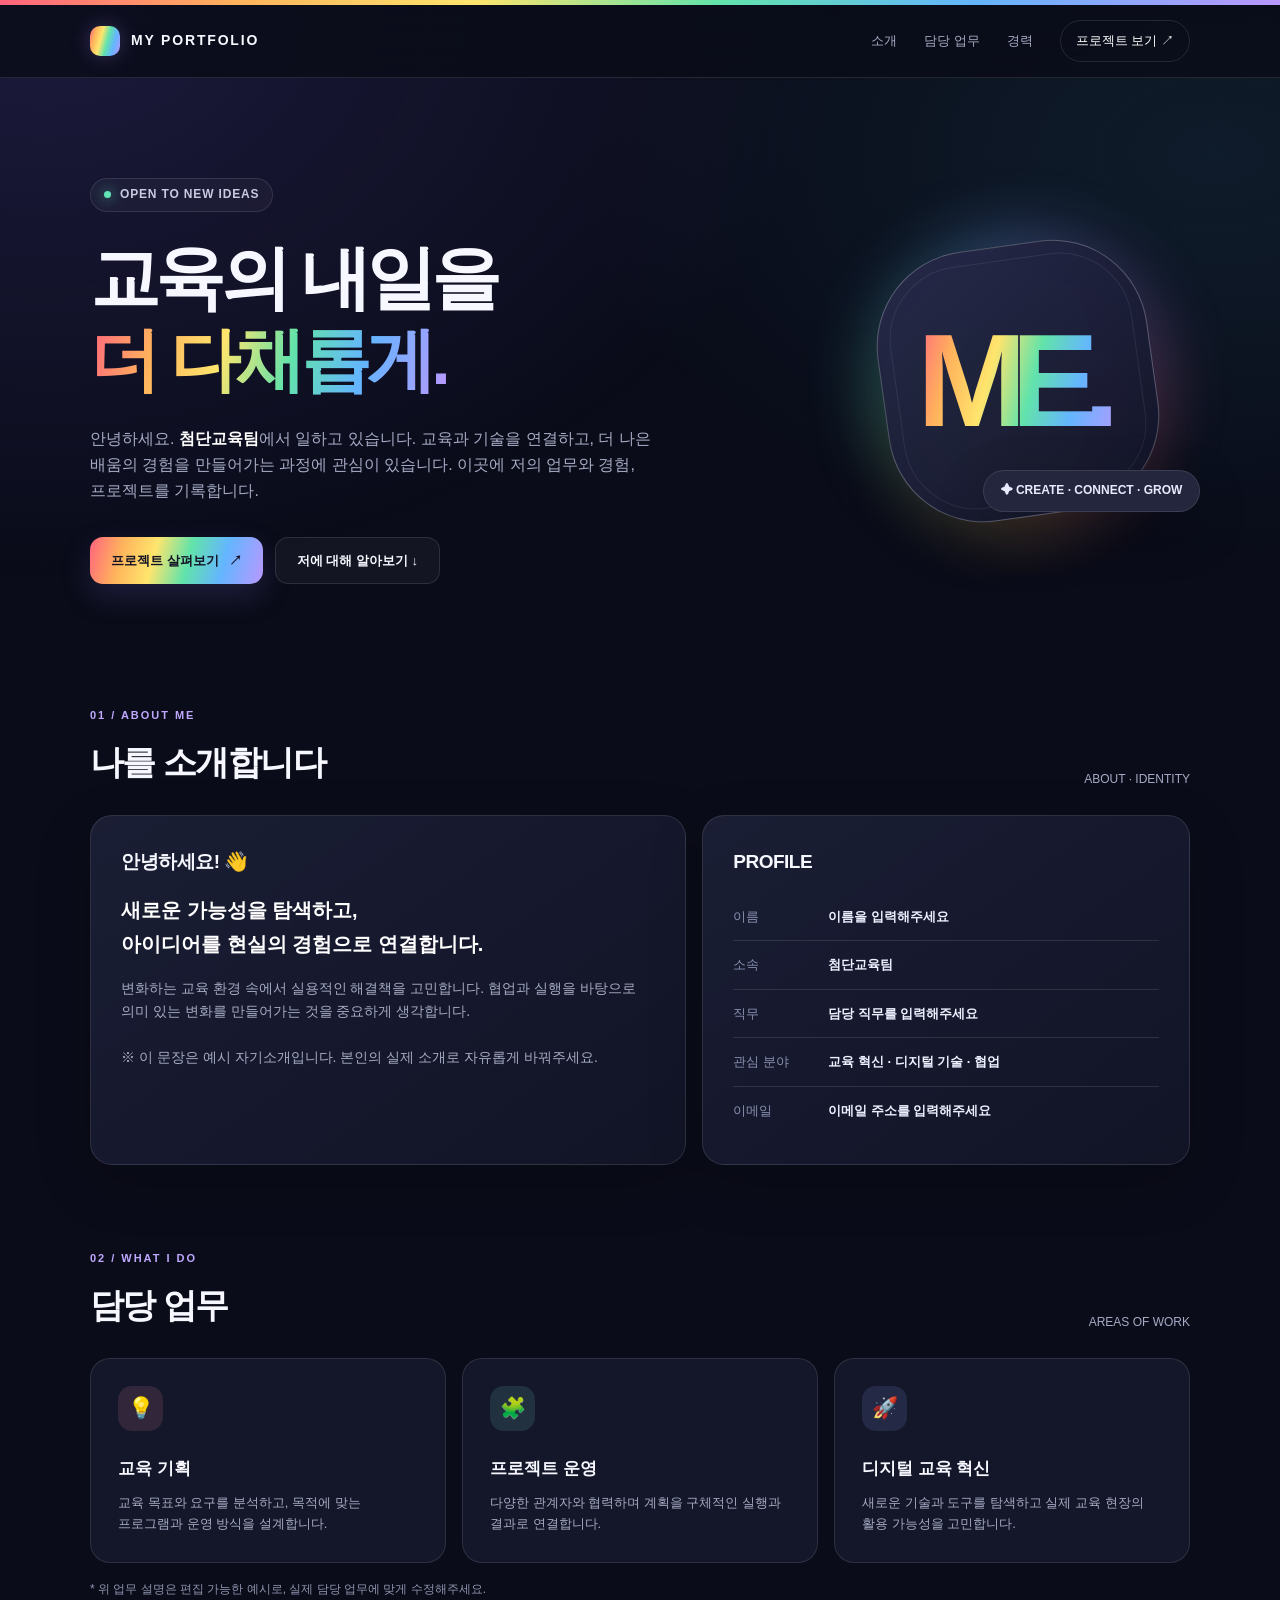
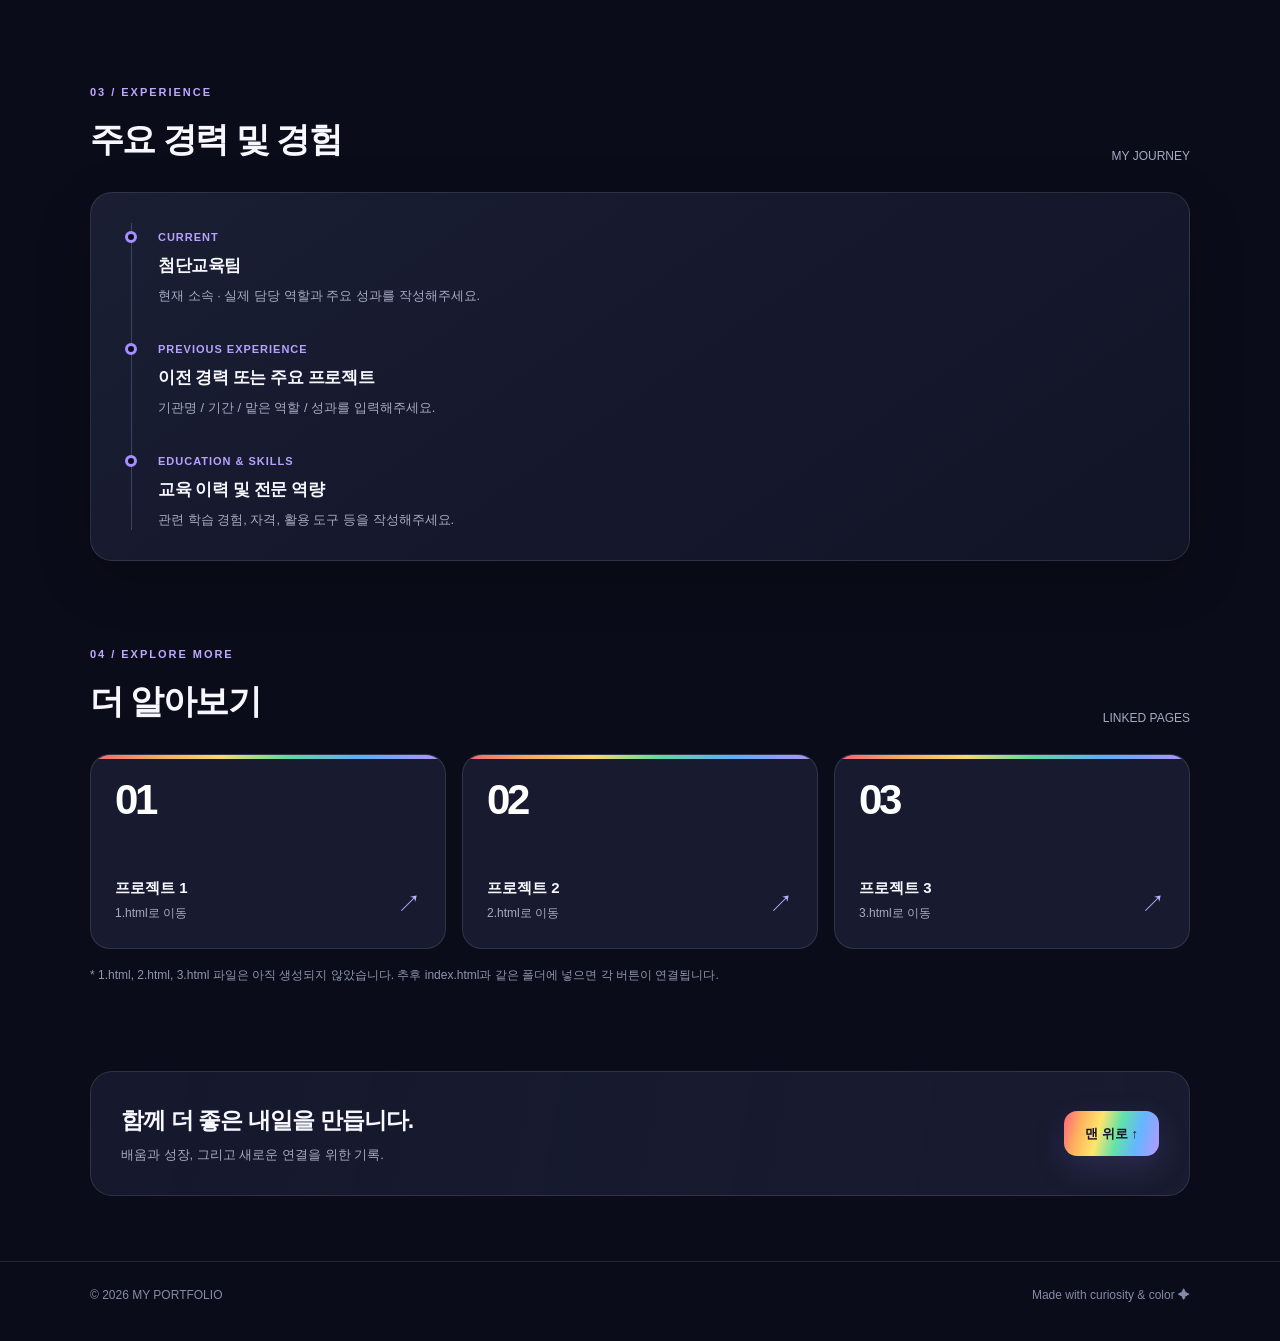
<file: index.html>
<!DOCTYPE html>
<html lang="ko">
<head>
  <meta charset="UTF-8" />
  <meta name="viewport" content="width=device-width, initial-scale=1" />
  <meta name="theme-color" content="#101223" />
  <meta name="description" content="교육과 기술의 접점을 고민하는 업무 포트폴리오" />
  <title>PORTFOLIO | 개인 포트폴리오</title>
  <style>
    :root {
      --bg:#0a0c19; --surface:#141729; --surface2:#1b1e34; --text:#f6f7ff; --muted:#a6abc4;
      --border:rgba(255,255,255,.11); --rainbow:linear-gradient(105deg,#ff647d 0%,#ffb45c 19%,#ffe56d 37%,#62e3aa 56%,#64b5ff 76%,#b998ff 100%);
      --shadow:0 18px 55px rgba(0,0,0,.20);
    }
    *,*::before,*::after{box-sizing:border-box} html{scroll-behavior:smooth}
    body{margin:0;font-family:Pretendard,"Noto Sans KR",-apple-system,BlinkMacSystemFont,"Segoe UI",sans-serif;background:var(--bg);color:var(--text);line-height:1.65;overflow-x:hidden}
    body::before{content:"";position:fixed;z-index:-1;pointer-events:none;inset:-25%;background:radial-gradient(ellipse at 19% 18%,rgba(123,100,246,.16),transparent 36%),radial-gradient(ellipse at 80% 28%,rgba(61,175,204,.10),transparent 30%)}
    a{color:inherit;text-decoration:none}button{font:inherit} .wrap{width:min(1100px,calc(100% - 44px));margin:0 auto}
    .rainbow-line{height:5px;background:var(--rainbow)}
    header{position:sticky;top:0;z-index:20;background:rgba(10,12,25,.84);border-bottom:1px solid var(--border);backdrop-filter:blur(16px)}
    .nav{min-height:72px;display:flex;align-items:center;justify-content:space-between;gap:20px}
    .brand{display:flex;align-items:center;gap:11px;font-size:14px;font-weight:850;letter-spacing:.13em}
    .brand-mark{width:30px;height:30px;border-radius:10px;background:var(--rainbow);box-shadow:0 0 20px #ab8aff44}
    .links{display:flex;gap:27px;align-items:center}.links a{font-size:13px;color:var(--muted);transition:color .2s}.links a:hover,.links a:focus-visible{color:white}
    .nav-cta{padding:9px 15px;border:1px solid var(--border);border-radius:50px!important;color:white!important}
    .hero{padding:100px 0 83px;display:grid;grid-template-columns:1.35fr .65fr;gap:40px;align-items:center}
    .eyebrow{display:inline-flex;align-items:center;gap:9px;border:1px solid var(--border);border-radius:40px;padding:6px 13px;background:rgba(255,255,255,.035);font-size:12px;font-weight:700;color:#c9cbe0;letter-spacing:.07em}
    .dot{width:7px;height:7px;border-radius:50%;background:#61e5b6;box-shadow:0 0 14px #61e5b6}
    h1{font-size:clamp(38px,5.5vw,72px);letter-spacing:-.067em;line-height:1.17;margin:25px 0 24px;font-weight:850;word-break:keep-all}
    .gradient-text{background:var(--rainbow);-webkit-background-clip:text;background-clip:text;color:transparent}
    .intro{max-width:610px;font-size:16px;color:var(--muted);word-break:keep-all;margin:0}
    .buttons{display:flex;flex-wrap:wrap;gap:12px;margin-top:32px}
    .button{display:inline-flex;justify-content:center;align-items:center;gap:10px;border-radius:13px;padding:12px 21px;font-size:13px;font-weight:800;transition:transform .18s,box-shadow .18s,border-color .18s;cursor:pointer}
    .button:hover{transform:translateY(-3px)}.button:active{transform:scale(.97)}.button:focus-visible,a:focus-visible{outline:2px solid #ffe46a;outline-offset:4px}
    .button-primary{background:var(--rainbow);color:#131325;box-shadow:0 12px 30px #7365ca35}
    .button-outline{border:1px solid var(--border);background:rgba(255,255,255,.04)}
    .visual{position:relative;aspect-ratio:1;max-width:370px;width:100%;margin:auto;display:grid;place-items:center}
    .visual::before{content:"";position:absolute;inset:8%;background:conic-gradient(from 120deg,#ff6d89,#ffce64,#62e8ba,#68b6ff,#ac85ff,#ff6d89);border-radius:50%;filter:blur(34px);opacity:.37;animation:glow 11s linear infinite}
    .orb{position:relative;display:grid;place-items:center;width:79%;aspect-ratio:1;border-radius:35%;border:1px solid rgba(255,255,255,.25);background:linear-gradient(145deg,rgba(39,42,73,.96),rgba(17,20,39,.96));box-shadow:var(--shadow);transform:rotate(-8deg)}
    .orb::before{content:"";position:absolute;inset:13px;border-radius:30%;border:1px solid rgba(255,255,255,.08)}
    .orb-text{font-size:clamp(70px,11vw,132px);font-weight:900;letter-spacing:-.12em;line-height:1;background:var(--rainbow);background-clip:text;-webkit-background-clip:text;color:transparent;transform:rotate(8deg);padding-right:.12em}
    .visual-chip{position:absolute;right:-3%;bottom:12%;padding:10px 17px;border:1px solid var(--border);border-radius:100px;background:#23263d;box-shadow:var(--shadow);font-size:12px;font-weight:800;color:#e9eafd}
    section{scroll-margin-top:95px;padding:34px 0 45px}.section-heading{display:flex;align-items:end;justify-content:space-between;gap:15px;margin:0 0 25px}.kicker{font-size:11px;color:#bfa8ff;letter-spacing:.18em;font-weight:800}.section-heading h2{margin:6px 0 0;font-size:clamp(25px,3vw,34px);letter-spacing:-.045em}.section-sub{font-size:12px;color:var(--muted)}
    .about-grid{display:grid;grid-template-columns:1.1fr .9fr;gap:16px}.panel{background:linear-gradient(145deg,rgba(29,32,55,.9),rgba(18,21,39,.97));border:1px solid var(--border);border-radius:22px;padding:30px;box-shadow:var(--shadow)}
    .panel p{color:var(--muted);font-size:14px;margin:0;word-break:keep-all}.panel h3{font-size:19px;margin:0 0 16px;letter-spacing:-.025em}.bio-highlight{font-size:20px!important;line-height:1.7;font-weight:680;color:white!important;margin-bottom:16px!important}
    .detail{display:grid;grid-template-columns:85px 1fr;gap:10px;padding:13px 0;border-bottom:1px solid var(--border);font-size:13px}.detail:last-child{border-bottom:none}.detail span:first-child{color:#8991b1}.detail span:last-child{color:#edf0ff;font-weight:650}
    .card-grid{display:grid;grid-template-columns:repeat(3,1fr);gap:16px}.work-card{background:var(--surface);border:1px solid var(--border);border-radius:20px;padding:27px;transition:transform .2s,border-color .2s,background .2s}.work-card:hover{transform:translateY(-5px);border-color:rgba(173,151,255,.45);background:#1a1d35}.work-icon{height:45px;width:45px;border-radius:14px;display:grid;place-items:center;font-size:21px;margin-bottom:24px}.work-card:nth-child(1) .work-icon{background:#f587aa22}.work-card:nth-child(2) .work-icon{background:#77daca22}.work-card:nth-child(3) .work-icon{background:#8ca7ff22}.work-card h3{font-size:17px;margin:0 0 9px}.work-card p{font-size:13px;color:var(--muted);margin:0;word-break:keep-all}
    .timeline{border-left:1px solid #7b80aa66;margin-left:10px;padding-left:26px}.timeline-item{position:relative;margin-bottom:28px}.timeline-item:last-child{margin-bottom:0}.timeline-item::before{content:"";position:absolute;left:-33px;top:8px;width:12px;height:12px;border:3px solid #a58eff;border-radius:50%;background:var(--bg)}.timeline-meta{font-size:11px;color:#b6a3ff;font-weight:800;letter-spacing:.09em}.timeline-item h3{margin:3px 0 5px;font-size:17px}.timeline-item p{margin:0;font-size:13px;color:var(--muted)}
    .projects{display:grid;grid-template-columns:repeat(3,1fr);gap:16px}.project{position:relative;min-height:195px;padding:24px;background:#181b30;border:1px solid var(--border);border-radius:20px;display:flex;flex-direction:column;align-items:flex-start;justify-content:space-between;overflow:hidden;transition:transform .2s,border-color .2s}.project::before{content:"";position:absolute;top:0;left:0;right:0;height:4px;background:var(--rainbow);opacity:.95}.project:hover{transform:translateY(-5px);border-color:#a28ffb}.project:active{transform:scale(.98)}.project-number{font-size:42px;line-height:1;font-weight:850;letter-spacing:-.08em;color:#fff}.project-bottom{width:100%;display:flex;align-items:end;justify-content:space-between;gap:10px}.project h3{margin:0;font-size:15px}.project p{font-size:12px;color:var(--muted);margin:3px 0 0}.arrow{font-size:24px;color:#bdaeff}
    .notice{font-size:12px;color:#8f95af;margin:17px 0 0}.contact{margin:40px 0 65px;padding:30px;border:1px solid var(--border);border-radius:22px;display:flex;align-items:center;justify-content:space-between;gap:20px;background:linear-gradient(100deg,rgba(92,97,160,.15),rgba(30,33,56,.75))}.contact h2{font-size:23px;letter-spacing:-.04em;margin:0 0 4px}.contact p{color:var(--muted);font-size:13px;margin:0}
    footer{border-top:1px solid var(--border);padding:24px 0 35px;color:#858ba7;font-size:12px}.footer-inner{display:flex;align-items:center;justify-content:space-between;gap:12px}
    @keyframes glow{to{transform:rotate(360deg)}}
    @media(max-width:800px){.hero{grid-template-columns:1fr;padding:65px 0 40px}.visual{max-width:260px;grid-row:1}.about-grid{grid-template-columns:1fr}.card-grid,.projects{grid-template-columns:1fr}.links{gap:13px}.nav-cta{display:none}.contact{align-items:flex-start;flex-direction:column}section{padding:32px 0}.visual-chip{right:0}.work-card{padding:24px}.work-icon{margin-bottom:12px}.project{min-height:155px}}
    @media(max-width:480px){.wrap{width:min(100% - 32px,1100px)}.nav{min-height:65px}.links{gap:11px}.links a{font-size:11px}.brand{font-size:12px}.brand-mark{width:24px;height:24px;border-radius:8px}.hero{gap:19px}.visual{max-width:210px}h1{font-size:41px}.intro{font-size:14px}.panel{padding:23px}.section-sub{display:none}.buttons{gap:9px}.button{padding:11px 16px}}
    @media(prefers-reduced-motion:reduce){html{scroll-behavior:auto}*,*::before,*::after{animation-duration:.01ms!important;transition-duration:.01ms!important}}
  </style>
</head>
<body>
  <div class="rainbow-line"></div>
  <header>
    <nav class="wrap nav" aria-label="주요 메뉴">
      <a href="#top" class="brand" aria-label="포트폴리오 처음으로"><span class="brand-mark" aria-hidden="true"></span>MY PORTFOLIO</a>
      <div class="links"><a href="#about">소개</a><a href="#work">담당 업무</a><a href="#career">경력</a><a href="#projects" class="nav-cta">프로젝트 보기 ↗</a></div>
    </nav>
  </header>
  <main id="top" class="wrap">
    <div class="hero">
      <div>
        <span class="eyebrow"><span class="dot" aria-hidden="true"></span> OPEN TO NEW IDEAS</span>
        <h1>교육의 내일을<br/><span class="gradient-text">더 다채롭게.</span></h1>
        <p class="intro">안녕하세요. <strong style="color:#fff">첨단교육팀</strong>에서 일하고 있습니다. 교육과 기술을 연결하고, 더 나은 배움의 경험을 만들어가는 과정에 관심이 있습니다. 이곳에 저의 업무와 경험, 프로젝트를 기록합니다.</p>
        <div class="buttons"><a class="button button-primary" href="#projects">프로젝트 살펴보기 <span aria-hidden="true">↗</span></a><a class="button button-outline" href="#about">저에 대해 알아보기 ↓</a></div>
      </div>
      <div class="visual" aria-hidden="true"><div class="orb"><span class="orb-text">ME.</span></div><span class="visual-chip">✦ CREATE · CONNECT · GROW</span></div>
    </div>
    <section id="about" aria-labelledby="about-title">
      <div class="section-heading"><div><span class="kicker">01 / ABOUT ME</span><h2 id="about-title">나를 소개합니다</h2></div><span class="section-sub">ABOUT · IDENTITY</span></div>
      <div class="about-grid">
        <div class="panel"><h3>안녕하세요! 👋</h3><p class="bio-highlight">새로운 가능성을 탐색하고,<br/>아이디어를 현실의 경험으로 연결합니다.</p><p>변화하는 교육 환경 속에서 실용적인 해결책을 고민합니다. 협업과 실행을 바탕으로 의미 있는 변화를 만들어가는 것을 중요하게 생각합니다.<br/><br/>※ 이 문장은 예시 자기소개입니다. 본인의 실제 소개로 자유롭게 바꿔주세요.</p></div>
        <div class="panel"><h3>PROFILE</h3><div class="detail"><span>이름</span><span>이름을 입력해주세요</span></div><div class="detail"><span>소속</span><span>첨단교육팀</span></div><div class="detail"><span>직무</span><span>담당 직무를 입력해주세요</span></div><div class="detail"><span>관심 분야</span><span>교육 혁신 · 디지털 기술 · 협업</span></div><div class="detail"><span>이메일</span><span>이메일 주소를 입력해주세요</span></div></div>
      </div>
    </section>
    <section id="work" aria-labelledby="work-title">
      <div class="section-heading"><div><span class="kicker">02 / WHAT I DO</span><h2 id="work-title">담당 업무</h2></div><span class="section-sub">AREAS OF WORK</span></div>
      <div class="card-grid">
        <article class="work-card"><div class="work-icon" aria-hidden="true">💡</div><h3>교육 기획</h3><p>교육 목표와 요구를 분석하고, 목적에 맞는 프로그램과 운영 방식을 설계합니다.</p></article>
        <article class="work-card"><div class="work-icon" aria-hidden="true">🧩</div><h3>프로젝트 운영</h3><p>다양한 관계자와 협력하며 계획을 구체적인 실행과 결과로 연결합니다.</p></article>
        <article class="work-card"><div class="work-icon" aria-hidden="true">🚀</div><h3>디지털 교육 혁신</h3><p>새로운 기술과 도구를 탐색하고 실제 교육 현장의 활용 가능성을 고민합니다.</p></article>
      </div><p class="notice">* 위 업무 설명은 편집 가능한 예시로, 실제 담당 업무에 맞게 수정해주세요.</p>
    </section>
    <section id="career" aria-labelledby="career-title">
      <div class="section-heading"><div><span class="kicker">03 / EXPERIENCE</span><h2 id="career-title">주요 경력 및 경험</h2></div><span class="section-sub">MY JOURNEY</span></div>
      <div class="panel"><div class="timeline">
        <div class="timeline-item"><span class="timeline-meta">CURRENT</span><h3>첨단교육팀</h3><p>현재 소속 · 실제 담당 역할과 주요 성과를 작성해주세요.</p></div>
        <div class="timeline-item"><span class="timeline-meta">PREVIOUS EXPERIENCE</span><h3>이전 경력 또는 주요 프로젝트</h3><p>기관명 / 기간 / 맡은 역할 / 성과를 입력해주세요.</p></div>
        <div class="timeline-item"><span class="timeline-meta">EDUCATION & SKILLS</span><h3>교육 이력 및 전문 역량</h3><p>관련 학습 경험, 자격, 활용 도구 등을 작성해주세요.</p></div>
      </div></div>
    </section>
    <section id="projects" aria-labelledby="projects-title">
      <div class="section-heading"><div><span class="kicker">04 / EXPLORE MORE</span><h2 id="projects-title">더 알아보기</h2></div><span class="section-sub">LINKED PAGES</span></div>
      <div class="projects">
        <a class="project" href="1.html" aria-label="페이지 1로 이동"><span class="project-number">01</span><div class="project-bottom"><div><h3>프로젝트 1</h3><p>1.html로 이동</p></div><span class="arrow" aria-hidden="true">↗</span></div></a>
        <a class="project" href="2.html" aria-label="페이지 2로 이동"><span class="project-number">02</span><div class="project-bottom"><div><h3>프로젝트 2</h3><p>2.html로 이동</p></div><span class="arrow" aria-hidden="true">↗</span></div></a>
        <a class="project" href="3.html" aria-label="페이지 3로 이동"><span class="project-number">03</span><div class="project-bottom"><div><h3>프로젝트 3</h3><p>3.html로 이동</p></div><span class="arrow" aria-hidden="true">↗</span></div></a>
      </div><p class="notice">* 1.html, 2.html, 3.html 파일은 아직 생성되지 않았습니다. 추후 index.html과 같은 폴더에 넣으면 각 버튼이 연결됩니다.</p>
    </section>
    <div class="contact"><div><h2>함께 더 좋은 내일을 만듭니다.</h2><p>배움과 성장, 그리고 새로운 연결을 위한 기록.</p></div><a class="button button-primary" href="#top">맨 위로 ↑</a></div>
  </main>
  <footer><div class="wrap footer-inner"><span>© <span id="year">2026</span> MY PORTFOLIO</span><span>Made with curiosity & color ✦</span></div></footer>
  <script>document.getElementById('year').textContent = new Date().getFullYear();</script>
</body>
</html>
</file>
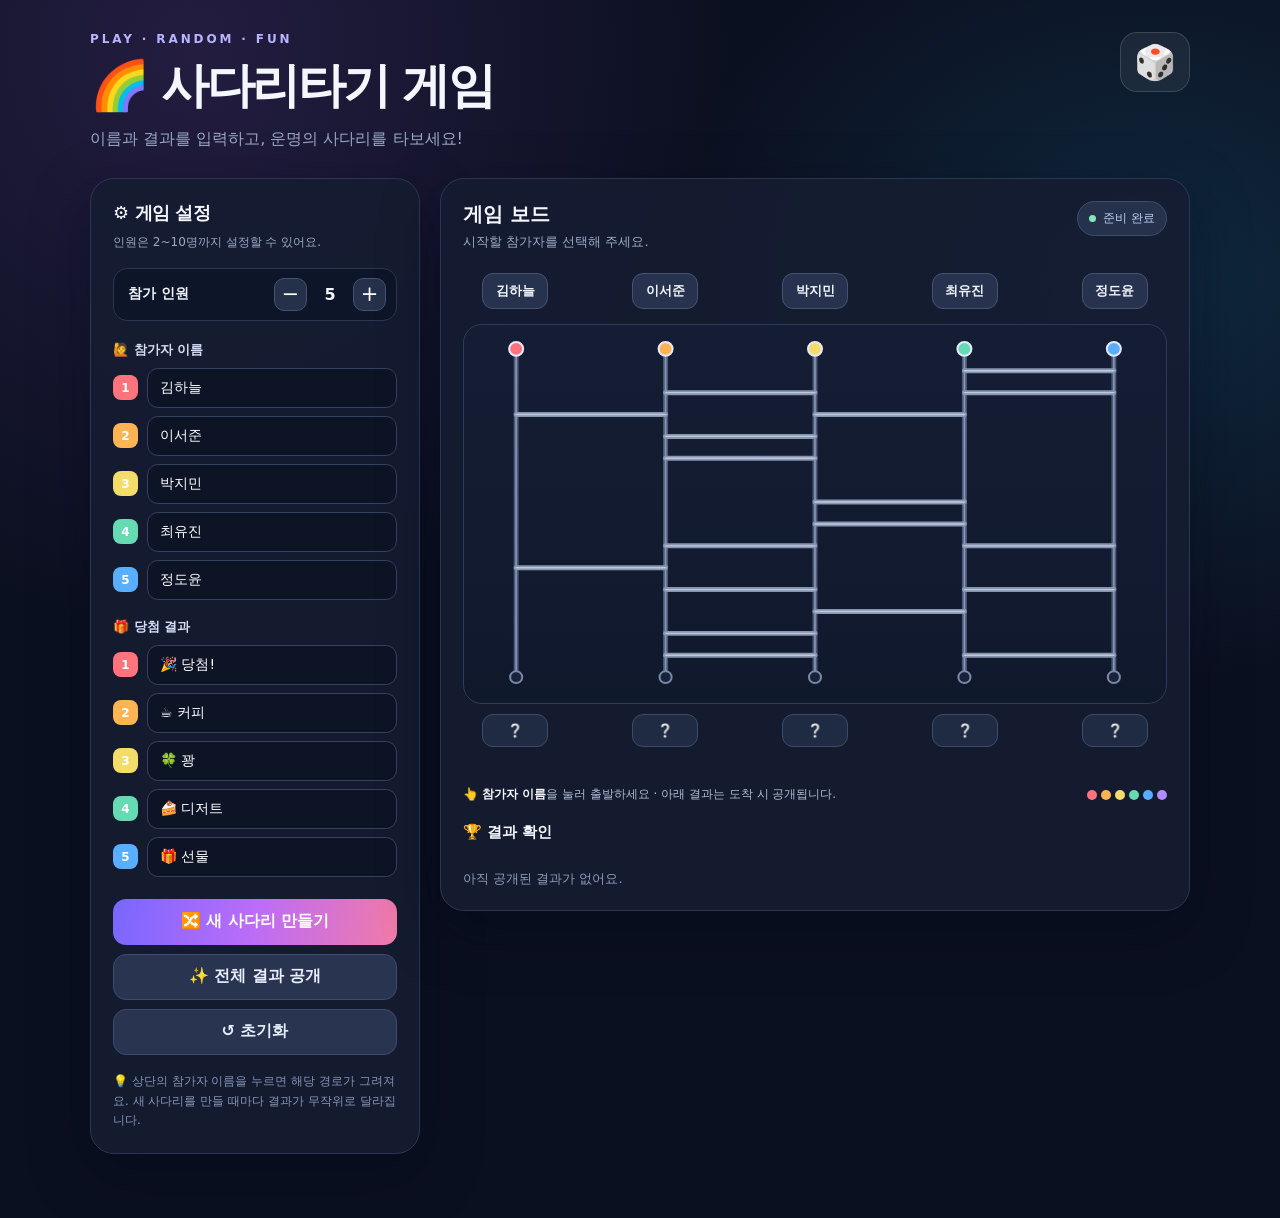
<file: 1.html>
<!doctype html>
<html lang="ko">
<head>
<meta charset="utf-8">
<meta name="viewport" content="width=device-width, initial-scale=1">
<meta name="theme-color" content="#0c1020">
<title>무지개 사다리타기</title>
<style>
:root{color-scheme:dark;--bg:#0b1020;--panel:#171e33;--muted:#9ba9c4;--text:#f4f7ff;--border:#2c3653;--accent:#8a7dff;--shadow:0 20px 60px #03081860}
*{box-sizing:border-box}html{scroll-behavior:smooth}body{margin:0;min-height:100vh;font-family:Pretendard,"Noto Sans KR",system-ui,-apple-system,"Segoe UI",sans-serif;color:var(--text);background:radial-gradient(ellipse at 15% 4%,#3b296080,transparent 35%),radial-gradient(ellipse at 90% 23%,#144e6a66,transparent 30%),var(--bg)}
button,input{font:inherit}button{cursor:pointer}button:focus-visible,input:focus-visible{outline:3px solid #c8bdff;outline-offset:3px}.shell{max-width:1140px;margin:0 auto;padding:32px 20px 64px}.top{display:flex;justify-content:space-between;align-items:flex-start;gap:20px;margin-bottom:26px}.eyebrow{letter-spacing:.24em;font-size:12px;font-weight:800;color:#b8b4ff}.top h1{font-size:clamp(30px,5vw,48px);letter-spacing:-.055em;margin:8px 0 8px}.top p{color:var(--muted);margin:0;line-height:1.6}.logo{font-size:34px;padding:9px 13px;border:1px solid #ffffff24;border-radius:17px;background:#ffffff10}.layout{display:grid;grid-template-columns:minmax(280px,330px) minmax(0,1fr);gap:20px;align-items:start}.panel{background:#151d31ed;border:1px solid var(--border);border-radius:24px;box-shadow:var(--shadow)}.control{padding:22px}.section-heading{display:flex;align-items:center;justify-content:space-between;gap:12px}.section-heading h2{font-size:18px;margin:0;letter-spacing:-.025em}.hint{font-size:12px;color:var(--muted);line-height:1.6;margin:8px 0 0}.counter{display:flex;align-items:center;justify-content:space-between;background:#0d1528;border:1px solid var(--border);padding:9px 10px 9px 14px;border-radius:14px;margin:16px 0 20px}.counter span{font-weight:700;font-size:14px}.stepper{display:flex;align-items:center;gap:13px}.stepper strong{min-width:20px;text-align:center}.mini{border:1px solid #46516e;border-radius:10px;background:#25304a;color:white;width:33px;height:33px;font-size:21px;line-height:1}.fields-title{font-size:13px;font-weight:800;color:#d5def7;margin:18px 0 9px}.field-list{display:grid;gap:8px}.input-row{display:flex;gap:9px;align-items:center}.index-dot{display:grid;place-items:center;width:25px;height:25px;border-radius:8px;color:#fff;font-size:12px;font-weight:800;flex-shrink:0;background:var(--dot)}.input-row input{width:100%;min-width:0;background:#0c1426;color:white;border:1px solid #35415d;border-radius:11px;padding:11px 12px;font-size:14px}.input-row input::placeholder{color:#71819f}.actions{display:grid;gap:9px;margin-top:22px}.primary,.secondary{width:100%;border:0;border-radius:13px;min-height:46px;font-weight:800;transition:transform .12s,filter .12s,background .12s}.primary{background:linear-gradient(100deg,#7867ff,#bc6cf8,#f17aa7);color:#fff}.secondary{background:#283450;color:#e8edff;border:1px solid #3c4b70}.primary:hover,.secondary:hover,.mini:hover{filter:brightness(1.12)}.primary:active,.secondary:active,.mini:active{transform:scale(.98)}.primary:disabled,.secondary:disabled{opacity:.45;cursor:not-allowed}.aside-foot{color:#8494b6;font-size:12px;line-height:1.65;margin:17px 0 0}.game{padding:22px;min-height:550px}.game-header{display:flex;justify-content:space-between;align-items:start;gap:10px;margin-bottom:14px}.game-header h2{margin:0 0 4px;font-size:20px}.game-header p{margin:0;color:var(--muted);font-size:13px;line-height:1.5}.status{display:flex;align-items:center;gap:7px;border-radius:99px;background:#26324b;border:1px solid #3c4d6d;color:#bed0f5;padding:8px 11px;font-size:12px;white-space:nowrap}.status-dot{width:7px;height:7px;border-radius:50%;background:#84e4c0}.board-scroll{overflow-x:auto;overscroll-behavior-inline:contain;padding:4px 0 6px}.board{position:relative;min-width:460px;user-select:none}.labels{position:relative;height:55px}.label-chip{position:absolute;top:4px;transform:translateX(-50%);min-width:66px;max-width:112px;padding:8px 7px;border:1px solid #46536f;border-radius:11px;text-align:center;background:#27334e;color:#f2f5ff;white-space:nowrap;overflow:hidden;text-overflow:ellipsis;font-size:13px;font-weight:700;transition:background .2s,border-color .2s,box-shadow .2s}.start-label{cursor:pointer}.start-label:hover{background:#3a4764}.label-chip.active{background:#403a78;border-color:#aba1ff;box-shadow:0 0 0 3px #a99aff26}.label-chip.done{border-color:#7ce5c4}.canvas-wrap{position:relative;height:380px;background:linear-gradient(#141d33,#10192c);border:1px solid #2d3a59;border-radius:19px;overflow:hidden}.canvas-wrap svg{width:100%;height:100%;display:block;overflow:visible}.result-label{top:10px;background:#1f2b43;border-color:#3b4b6b}.result-label.revealed{background:#174a43;border-color:#5be6ba;color:#c9ffeb}.bottom-labels{height:62px}.legend{display:flex;align-items:center;justify-content:space-between;gap:10px;margin-top:14px;color:#aebbd4;font-size:12px}.legend strong{color:#f4f7ff}.rainbow{display:flex;gap:4px}.rainbow i{width:10px;height:10px;border-radius:50%;background:var(--c)}.result-list{display:grid;grid-template-columns:repeat(auto-fit,minmax(160px,1fr));gap:9px;margin-top:18px}.result-item{display:flex;align-items:center;justify-content:space-between;gap:8px;background:#202b45;border:1px solid #35415e;border-radius:12px;padding:12px;font-size:13px}.result-item span{overflow:hidden;text-overflow:ellipsis;white-space:nowrap}.result-item b{color:#c6b9ff;white-space:nowrap}.result-heading{margin:20px 0 0;font-size:15px}.empty{margin:10px 0 0;color:#8e9cba;font-size:13px}.toast{position:fixed;bottom:20px;left:50%;transform:translate(-50%,15px);background:#e9eeff;color:#17223d;padding:12px 17px;border-radius:12px;box-shadow:0 15px 40px #0008;font-weight:700;font-size:13px;opacity:0;pointer-events:none;transition:opacity .2s,transform .2s;z-index:5}.toast.show{opacity:1;transform:translate(-50%,0)}@media(max-width:800px){.layout{grid-template-columns:1fr}.game{min-height:0}.shell{padding:24px 14px 48px}.top{margin-bottom:20px}.control,.game{padding:18px}.field-columns{display:grid;grid-template-columns:1fr 1fr;gap:12px}.fields-title{margin-top:5px}.canvas-wrap{height:360px}}@media(max-width:520px){.field-columns{grid-template-columns:1fr;gap:0}.top h1{font-size:34px}.top p{font-size:13px}.game-header{flex-direction:column}.board{min-width:430px}.legend{align-items:start;flex-direction:column}.logo{font-size:25px}}@media(prefers-reduced-motion:reduce){*,*:before,*:after{scroll-behavior:auto!important;transition:none!important}}
</style>
</head>
<body>
<div class="shell">
<header class="top"><div><div class="eyebrow">PLAY · RANDOM · FUN</div><h1>🌈 사다리타기 게임</h1><p>이름과 결과를 입력하고, 운명의 사다리를 타보세요!</p></div><div class="logo" aria-hidden="true">🎲</div></header>
<main class="layout">
<section class="panel control" aria-labelledby="setup-title"><div class="section-heading"><h2 id="setup-title">⚙️ 게임 설정</h2></div><p class="hint">인원은 2~10명까지 설정할 수 있어요.</p><div class="counter"><span>참가 인원</span><div class="stepper"><button class="mini" id="minus" aria-label="인원 줄이기">−</button><strong id="count">5</strong><button class="mini" id="plus" aria-label="인원 늘리기">+</button></div></div><div class="field-columns"><div><div class="fields-title">🙋 참가자 이름</div><div id="names" class="field-list"></div></div><div><div class="fields-title">🎁 당첨 결과</div><div id="prizes" class="field-list"></div></div></div><div class="actions"><button class="primary" id="generate">🔀 새 사다리 만들기</button><button class="secondary" id="all">✨ 전체 결과 공개</button><button class="secondary" id="reset">↺ 초기화</button></div><p class="aside-foot">💡 상단의 참가자 이름을 누르면 해당 경로가 그려져요. 새 사다리를 만들 때마다 결과가 무작위로 달라집니다.</p></section>
<section class="panel game" aria-labelledby="board-title"><div class="game-header"><div><h2 id="board-title">게임 보드</h2><p id="board-description">시작할 참가자를 선택해 주세요.</p></div><div class="status"><span class="status-dot"></span><span id="status">준비 완료</span></div></div><div class="board-scroll"><div class="board" id="board"><div id="topLabels" class="labels"></div><div class="canvas-wrap"><svg id="ladder" role="img" aria-label="사다리 게임 경로" viewBox="0 0 700 380" preserveAspectRatio="none"></svg></div><div id="bottomLabels" class="labels bottom-labels"></div></div></div><div class="legend"><span>👆 <strong>참가자 이름</strong>을 눌러 출발하세요 · 아래 결과는 도착 시 공개됩니다.</span><span class="rainbow" aria-hidden="true"><i style="--c:#ff747c"></i><i style="--c:#ffb454"></i><i style="--c:#f4dc6b"></i><i style="--c:#66dab3"></i><i style="--c:#5aaeff"></i><i style="--c:#b38cff"></i></span></div><h3 class="result-heading">🏆 결과 확인</h3><div id="results" class="result-list" aria-live="polite"></div><p id="empty" class="empty">아직 공개된 결과가 없어요.</p></section>
</main>
</div><div class="toast" id="toast" role="status" aria-live="polite"></div>
<script>
(()=>{'use strict';
const $=id=>document.getElementById(id);
const colors=['#ff747c','#ffb454','#f4dc6b','#66dab3','#5aaeff','#b38cff','#ef85d8','#69d6e5','#a5db6c','#ffa57e'];
const defaults=['김하늘','이서준','박지민','최유진','정도윤','한지우','윤서아','강민준','임수빈','조은우'];
const rewards=['🎉 당첨!','☕ 커피','🍀 꽝','🍰 디저트','🎁 선물','🍕 피자','⭐ 보너스','🍔 햄버거','🎬 영화','💖 행운'];
let n=5, names=defaults.slice(), prizes=rewards.slice(), rungs=[], revealed=new Map(), busy=false, runToken=0, seq=0;
const SVG_NS='http://www.w3.org/2000/svg', WIDTH=700,HEIGHT=380,TOP=24,BOTTOM=354,STEPS=15;
const x=i=>52+i*(WIDTH-104)/(n-1), y=k=>TOP+k*(BOTTOM-TOP)/STEPS;
function node(tag,attrs){const e=document.createElementNS(SVG_NS,tag);Object.entries(attrs||{}).forEach(([k,v])=>e.setAttribute(k,v));return e}
function addLine(parent,x1,y1,x2,y2,stroke,width=4,extra={}){let e=node('line',{x1,y1,x2,y2,stroke,'stroke-width':width,'stroke-linecap':'round',...extra});parent.appendChild(e);return e}
function notice(msg){$('toast').textContent=msg;$('toast').classList.add('show');clearTimeout(notice.timer);notice.timer=setTimeout(()=>$('toast').classList.remove('show'),2400)}
function saveInputs(){document.querySelectorAll('[data-name]').forEach(el=>names[+el.dataset.name]=el.value);document.querySelectorAll('[data-prize]').forEach(el=>prizes[+el.dataset.prize]=el.value)}
function inputRow(target,i,value,kind){const r=document.createElement('div');r.className='input-row';const dot=document.createElement('span');dot.className='index-dot';dot.style.setProperty('--dot',colors[i]);dot.textContent=i+1;const inp=document.createElement('input');inp.type='text';inp.maxLength=24;inp.value=value;inp.dataset[kind]=i;inp.setAttribute('aria-label',(kind==='name'?'참가자':'결과')+' '+(i+1));inp.placeholder=kind==='name'?'참가자 '+(i+1):'결과 '+(i+1);inp.addEventListener('input',()=>{if(kind==='name')names[i]=inp.value;else prizes[i]=inp.value;refreshLabels();refreshResults()});r.append(dot,inp);target.appendChild(r)}
function renderFields(){$('count').textContent=n;$('minus').disabled=n<=2;$('plus').disabled=n>=10;$('names').replaceChildren();$('prizes').replaceChildren();for(let i=0;i<n;i++){inputRow($('names'),i,names[i],'name');inputRow($('prizes'),i,prizes[i],'prize')}}
function randomInt(max){if(globalThis.crypto&&crypto.getRandomValues){let a=new Uint32Array(1);crypto.getRandomValues(a);return a[0]%max}return Math.floor(Math.random()*max)}
function makeRungs(){let result=[],last=-2;for(let k=1;k<STEPS;k++){let row=[];let start=randomInt(2);for(let j=start;j<n-1;j+=2){if(randomInt(100)<67&&!(last===k-1&&randomInt(4)===0))row.push(j)}result.push({k,row});last=k}return result}
function draw(){const svg=$('ladder');svg.replaceChildren();const grad=node('defs');const fl=node('filter',{id:'glow',x:'-50%',y:'-50%',width:'200%',height:'200%'});fl.append(node('feGaussianBlur',{stdDeviation:'3',result:'blur'}));grad.append(fl);svg.append(grad);for(let j=0;j<n;j++){addLine(svg,x(j),TOP,x(j),BOTTOM,'#4d5a79',5);addLine(svg,x(j),TOP,x(j),BOTTOM,'#8997b2',1.6)}for(const {k,row} of rungs){for(const j of row){addLine(svg,x(j),y(k),x(j+1),y(k),'#8795af',5);addLine(svg,x(j),y(k),x(j+1),y(k),'#bdc9e0',1.4)}}for(let j=0;j<n;j++){svg.append(node('circle',{cx:x(j),cy:TOP,r:7,fill:colors[j],stroke:'#e4e9ff','stroke-width':2}));svg.append(node('circle',{cx:x(j),cy:BOTTOM,r:6,fill:'#18223b',stroke:'#7889a8','stroke-width':2}))}const g=node('g',{id:'paths'});svg.append(g)}
function route(start){let pos=start,points=[[x(pos),TOP]];for(let k=1;k<=STEPS;k++){points.push([x(pos),y(k)]);if(k<STEPS){let row=rungs[k-1].row;if(row.includes(pos)){pos++;points.push([x(pos),y(k)])}else if(row.includes(pos-1)){pos--;points.push([x(pos),y(k)])}}}return{end:pos,points}}
function pathData(points){return points.map((p,i)=>(i?'L':'M')+p[0].toFixed(2)+','+p[1].toFixed(2)).join(' ')}
function routeLength(points){let len=0;for(let i=1;i<points.length;i++){len+=Math.abs(points[i][0]-points[i-1][0])+Math.abs(points[i][1]-points[i-1][1])}return len}
function placeChip(parent,i,label,cls){let el=document.createElement(cls==='start-label'?'button':'div');el.className='label-chip '+cls;el.style.left=(x(i)/WIDTH*100)+'%';el.textContent=label;el.title=label;if(cls==='start-label'){el.type='button';el.addEventListener('click',()=>play(i));el.setAttribute('aria-label',label+'의 결과 확인')}parent.append(el);return el}
function refreshLabels(){const top=$('topLabels'),bottom=$('bottomLabels');top.replaceChildren();bottom.replaceChildren();for(let i=0;i<n;i++){const t=placeChip(top,i,names[i].trim()||'참가자 '+(i+1),'start-label');if(revealed.has(i)){t.classList.add('done');t.style.borderColor=colors[i]}const known=[...revealed].find(([p,e])=>e===i);const b=placeChip(bottom,i,known?prizes[i].trim()||'결과 '+(i+1):'❔','result-label');if(known)b.classList.add('revealed')}}
function refreshResults(){const el=$('results');el.replaceChildren();for(const [start,end] of revealed){const d=document.createElement('div');d.className='result-item';const a=document.createElement('span'),b=document.createElement('b');a.textContent=names[start].trim()||'참가자 '+(start+1);b.textContent=prizes[end].trim()||'결과 '+(end+1);d.append(a,b);el.append(d)}$('empty').hidden=revealed.size>0}
function status(msg){$('status').textContent=msg}
function lock(v){busy=v;$('generate').disabled=v;$('all').disabled=v;$('reset').disabled=v;$('minus').disabled=v||n<=2;$('plus').disabled=v||n>=10;document.querySelectorAll('#names input,#prizes input').forEach(e=>e.disabled=v)}
function drawKnown(start,end){const {points}=route(start),p=node('path',{d:pathData(points),fill:'none',stroke:colors[start],'stroke-width':7,'stroke-linecap':'round','stroke-linejoin':'round',opacity:'.95'});$('paths').append(p)}
async function play(start,instant=false){if(busy||revealed.has(start))return;if(!instant)lock(true);const {end,points}=route(start);let p=node('path',{d:pathData(points),fill:'none',stroke:colors[start],'stroke-width':7,'stroke-linecap':'round','stroke-linejoin':'round'});$('paths').append(p);const length=routeLength(points);p.style.strokeDasharray=length;p.style.strokeDashoffset=length;const startChip=$('topLabels').children[start];startChip.classList.add('active');status((names[start].trim()||'참가자 '+(start+1))+' 이동 중');if(!instant&&!(matchMedia('(prefers-reduced-motion: reduce)').matches)){await new Promise(resolve=>{const anim=p.animate([{strokeDashoffset:length},{strokeDashoffset:0}],{duration:Math.min(3400,1200+n*210),easing:'linear',fill:'forwards'});anim.onfinish=resolve;anim.oncancel=resolve});}p.style.strokeDashoffset='0';p.style.strokeDasharray='none';revealed.set(start,end);refreshLabels();refreshResults();$('topLabels').children[start].classList.add('active');status('결과 '+revealed.size+' / '+n+' 공개');if(!instant){lock(false);notice((names[start].trim()||'참가자 '+(start+1))+' → '+(prizes[end].trim()||'결과 '+(end+1)))}}
function generate(showToast=true){if(busy)return;saveInputs();rungs=makeRungs();revealed.clear();seq++;draw();refreshLabels();refreshResults();status('준비 완료');$('board-description').textContent='시작할 참가자를 선택해 주세요.';if(showToast)notice('새 사다리가 만들어졌어요!')}
function resizeCount(delta){if(busy)return;const next=Math.max(2,Math.min(10,n+delta));if(next===n)return;saveInputs();n=next;renderFields();generate(false)}
$('minus').addEventListener('click',()=>resizeCount(-1));$('plus').addEventListener('click',()=>resizeCount(1));$('generate').addEventListener('click',()=>generate());$('all').addEventListener('click',async()=>{if(busy)return;lock(true);status('전체 결과 공개 중');for(let i=0;i<n;i++)if(!revealed.has(i)){const{end}=route(i);drawKnown(i,end);revealed.set(i,end)}refreshLabels();refreshResults();status('전체 결과 공개 완료');lock(false);notice('모든 결과가 공개되었어요!')});$('reset').addEventListener('click',()=>{if(busy)return;n=5;names=defaults.slice();prizes=rewards.slice();renderFields();generate(false);notice('기본 설정으로 초기화했어요')});
renderFields();generate(false);
})();
</script>
</body>
</html>
</file>
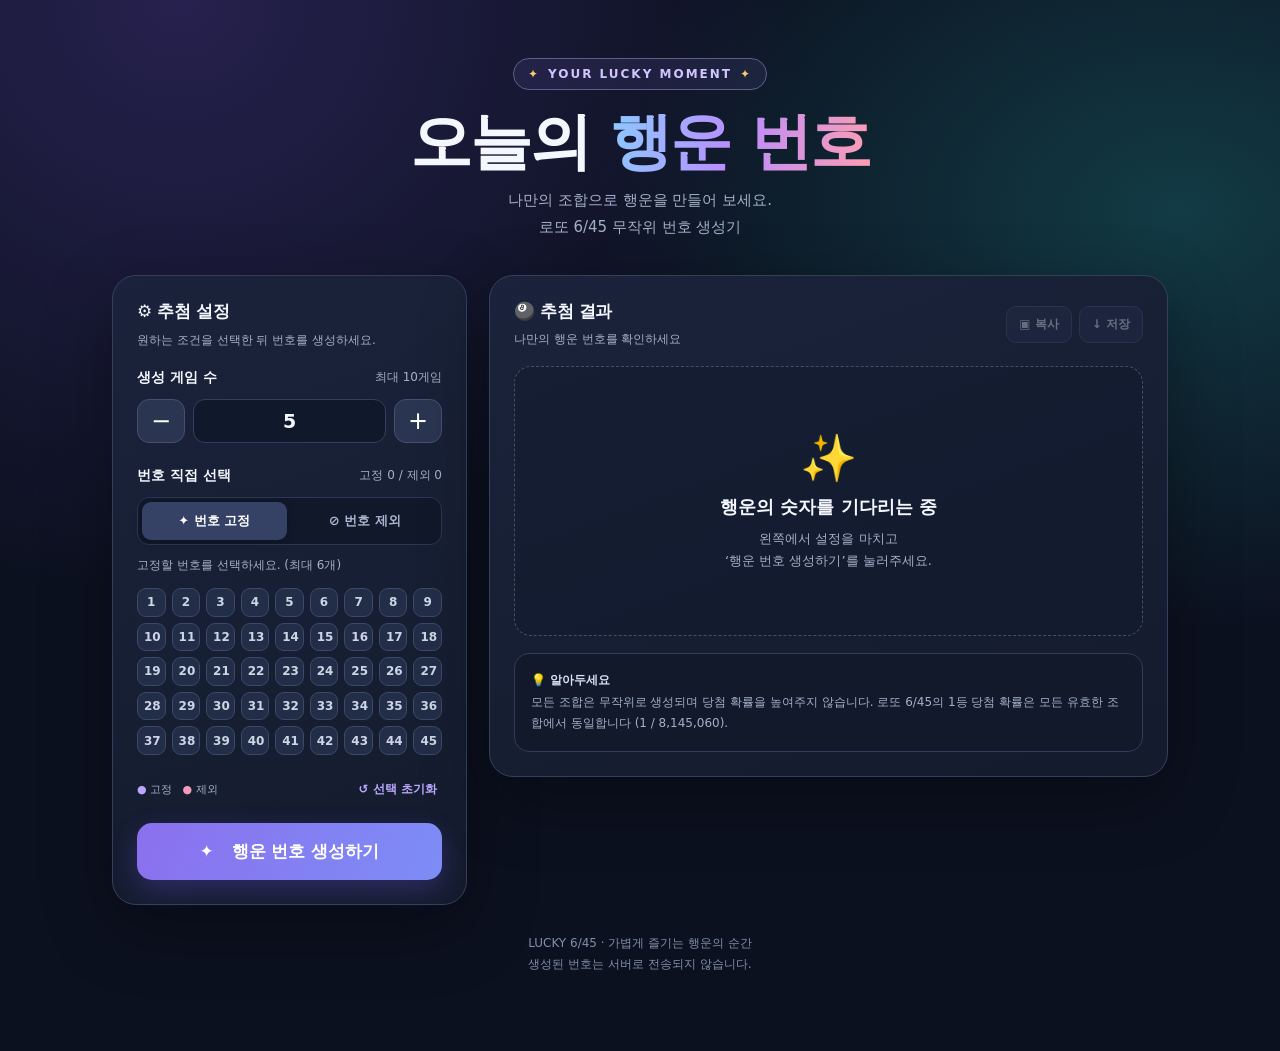
<file: 2.html>
<!DOCTYPE html>
<html lang="ko">
<head>
<meta charset="UTF-8" />
<meta name="viewport" content="width=device-width, initial-scale=1.0" />
<meta name="theme-color" content="#101527" />
<title>LUCKY 6/45 | 로또 번호 생성기</title>
<style>
:root{color-scheme:dark;--bg:#0c1120;--panel:#161d31;--panel2:#1d2740;--line:#2d3852;--text:#f5f7ff;--muted:#a4b0c8;--accent:#a98aff;--mint:#6fe3ca;--shadow:0 22px 70px #0005}
*{box-sizing:border-box}html{scroll-behavior:smooth}body{margin:0;min-height:100vh;background:radial-gradient(ellipse at 14% 0%,#26214e 0%,transparent 40%),radial-gradient(ellipse at 92% 20%,#123b45 0%,transparent 35%),var(--bg);font-family:system-ui,-apple-system,"Pretendard","Noto Sans KR",sans-serif;color:var(--text)}button,select{font:inherit}button{cursor:pointer}button:disabled{opacity:.38;cursor:not-allowed}.wrap{max-width:1100px;margin:auto;padding:40px 22px 75px}header{text-align:center;margin:18px 0 34px}.eyebrow{display:inline-flex;align-items:center;gap:8px;border:1px solid #615d85;color:#d1c4ff;background:#8d75e51c;padding:8px 14px;border-radius:100px;font-size:12px;font-weight:800;letter-spacing:2px}.spark{color:#f6ce6f}.title{font-size:clamp(34px,6vw,62px);line-height:1.15;letter-spacing:-2px;margin:16px 0 10px;font-weight:900}.title span{background:linear-gradient(100deg,#8bcbff,#b98dff 48%,#ff9db1);-webkit-background-clip:text;background-clip:text;color:transparent}.sub{color:var(--muted);font-size:15px;line-height:1.8;margin:0}.layout{display:grid;grid-template-columns:355px 1fr;gap:22px;align-items:start}.panel{background:linear-gradient(160deg,#1a233b,#141b2d);border:1px solid #34405b;border-radius:24px;padding:24px;box-shadow:var(--shadow)}.section-title{font-weight:850;letter-spacing:-.4px;font-size:17px;margin:0 0 7px}.help{color:var(--muted);font-size:12px;line-height:1.7;margin:0 0 18px}.label-row{display:flex;align-items:center;justify-content:space-between;margin-bottom:12px;gap:10px}.label-row strong{font-size:14px}.tiny{color:var(--muted);font-size:12px}.stepper{display:grid;grid-template-columns:48px 1fr 48px;gap:8px;margin-bottom:24px}.stepper button{border:1px solid #45516d;background:#2a3551;border-radius:12px;color:white;font-size:24px;min-height:44px}.stepper output{display:grid;place-items:center;background:#10182b;border:1px solid #34405b;border-radius:12px;font-weight:850;font-size:19px}.number-grid{display:grid;grid-template-columns:repeat(9,minmax(0,1fr));gap:6px;margin:13px 0 21px}.num-pick{aspect-ratio:1;border:1px solid #3d4965;background:#222e48;border-radius:9px;color:#cdd5e5;font-size:12px;font-weight:700;transition:transform .14s,background .14s,border-color .14s}.num-pick:hover{transform:translateY(-2px);border-color:#ae96ff}.num-pick.fixed{background:#8266db;color:white;border-color:#b8a2ff}.num-pick.excluded{background:#372c3b;color:#a78c9d;border-color:#725166;text-decoration:line-through}.mode{display:flex;gap:6px;padding:4px;background:#10182a;border-radius:12px;border:1px solid #2b3855;margin-bottom:10px}.mode button{flex:1;border:0;border-radius:9px;padding:10px 6px;background:transparent;color:#aab6d0;font-weight:750;font-size:13px}.mode button.active{background:#354266;color:white;box-shadow:0 2px 10px #0003}.controls-foot{display:flex;justify-content:space-between;align-items:center;gap:8px}.link-btn{background:none;border:none;color:#bbabff;font-weight:750;font-size:12px;padding:5px}.legend{font-size:11px;color:#a6b2c8}.legend b{font-weight:850}.legend .purple{color:#bca5ff}.legend .pink{color:#ee9cba}.generate{width:100%;background:linear-gradient(110deg,#8b70ee,#7d8df6);border:0;border-radius:15px;padding:17px 12px;color:white;font-size:17px;font-weight:850;box-shadow:0 10px 26px #7655f344;display:flex;justify-content:center;align-items:center;gap:10px;transition:transform .2s,filter .2s;margin-top:20px}.generate:hover{transform:translateY(-2px);filter:brightness(1.08)}.results-head{display:flex;align-items:center;justify-content:space-between;gap:14px;margin-bottom:18px}.head-tools{display:flex;gap:7px;flex-wrap:wrap}.ghost{background:#252f49;border:1px solid #45516b;color:#e9ecfa;border-radius:10px;padding:9px 12px;font-size:12px;font-weight:700;display:inline-flex;align-items:center;gap:6px}.ghost:hover{background:#34405e}.results{display:flex;flex-direction:column;gap:12px;min-height:215px}.result-card{display:flex;align-items:center;gap:14px;border:1px solid #36415c;background:#111b2f;border-radius:16px;padding:17px 16px;animation:appear .45s both}.result-label{flex:0 0 41px;font-size:12px;color:#adbad3;font-weight:800}.ball-row{display:flex;flex-wrap:wrap;align-items:center;gap:8px}.ball{width:clamp(36px,4.1vw,47px);height:clamp(36px,4.1vw,47px);display:inline-grid;place-items:center;border-radius:50%;font-size:clamp(14px,1.7vw,17px);font-weight:900;color:white;box-shadow:inset 0 2px 2px #ffffff55,inset 0 -5px 8px #0002,0 5px 12px #0005;animation:pop .38s both}.ball.yellow{background:linear-gradient(145deg,#ffd85a,#f2a61b);color:#342909}.ball.blue{background:linear-gradient(145deg,#6dc5ff,#3777e8)}.ball.red{background:linear-gradient(145deg,#ff8e9b,#e34f66)}.ball.gray{background:linear-gradient(145deg,#afb7ca,#66758f)}.ball.green{background:linear-gradient(145deg,#7be2b4,#239c73)}.empty{text-align:center;display:flex;min-height:270px;flex-direction:column;justify-content:center;align-items:center;border:1px dashed #41506e;border-radius:17px;background:#10192b66}.empty .emoji{font-size:46px;margin-bottom:10px}.empty strong{font-size:18px}.empty p{font-size:13px;color:var(--muted);margin:9px 0 0;line-height:1.7}.summary{margin-top:17px;padding:16px;background:#11192b;border:1px solid #303c59;border-radius:15px;color:var(--muted);font-size:12px;line-height:1.8}.summary strong{color:#d8e0f5}.stat-row{display:flex;justify-content:space-between;gap:10px;flex-wrap:wrap;margin-top:9px}.stat{color:#cfd7ec}.stat b{color:#93ddca}.toast{position:fixed;left:50%;bottom:28px;transform:translate(-50%,20px);background:#e7f4f1;color:#1b373a;border-radius:12px;padding:12px 19px;font-size:13px;font-weight:750;box-shadow:0 16px 40px #0005;opacity:0;pointer-events:none;transition:.25s;z-index:5}.toast.show{transform:translate(-50%,0);opacity:1}footer{text-align:center;color:#818fa9;font-size:12px;line-height:1.8;margin:28px 0 0}@keyframes appear{from{opacity:0;transform:translateY(10px)}to{opacity:1;transform:translateY(0)}}@keyframes pop{from{opacity:0;transform:scale(.55)}to{opacity:1;transform:scale(1)}}@media(max-width:820px){.layout{grid-template-columns:1fr}.wrap{max-width:650px;padding:24px 15px 50px}.panel{padding:20px}.number-grid{grid-template-columns:repeat(9,minmax(0,1fr))}.ball{width:clamp(34px,7vw,45px);height:clamp(34px,7vw,45px);font-size:15px}}@media(max-width:430px){.result-card{padding:14px 10px;gap:8px}.result-label{flex-basis:29px;font-size:11px}.ball-row{gap:5px}.ball{width:34px;height:34px;font-size:13px}.results-head{align-items:start;flex-direction:column}.number-grid{gap:4px}.num-pick{border-radius:7px;font-size:11px}.title{letter-spacing:-1px}}
</style>
</head>
<body>
<div class="wrap">
<header><div class="eyebrow"><span class="spark">✦</span> YOUR LUCKY MOMENT <span class="spark">✦</span></div><h1 class="title">오늘의 <span>행운 번호</span></h1><p class="sub">나만의 조합으로 행운을 만들어 보세요.<br>로또 6/45 무작위 번호 생성기</p></header>
<main class="layout">
<section class="panel" aria-label="번호 생성 설정">
<h2 class="section-title">⚙️ 추첨 설정</h2><p class="help">원하는 조건을 선택한 뒤 번호를 생성하세요.</p>
<div class="label-row"><strong>생성 게임 수</strong><span class="tiny">최대 10게임</span></div>
<div class="stepper"><button type="button" id="minus" aria-label="게임 수 줄이기">−</button><output id="count" aria-live="polite">5</output><button type="button" id="plus" aria-label="게임 수 늘리기">+</button></div>
<div class="label-row"><strong>번호 직접 선택</strong><span class="tiny" id="selectionCount">고정 0 / 제외 0</span></div>
<div class="mode" role="group" aria-label="번호 선택 모드"><button type="button" id="fixedMode" class="active" aria-pressed="true">✦ 번호 고정</button><button type="button" id="excludeMode" aria-pressed="false">⊘ 번호 제외</button></div>
<p class="help" id="modeHelp" style="margin-bottom:8px">고정할 번호를 선택하세요. (최대 6개)</p>
<div class="number-grid" id="numberGrid" aria-label="1부터 45까지 번호 선택"></div>
<div class="controls-foot"><span class="legend"><b class="purple">●</b> 고정 &nbsp; <b class="pink">●</b> 제외</span><button type="button" class="link-btn" id="reset">↺ 선택 초기화</button></div>
<button type="button" id="generate" class="generate">✦ &nbsp; 행운 번호 생성하기</button>
</section>
<section class="panel" aria-label="추첨 결과"><div class="results-head"><div><h2 class="section-title" style="margin:0 0 5px">🎱 추첨 결과</h2><span class="tiny" id="resultInfo">나만의 행운 번호를 확인하세요</span></div><div class="head-tools"><button type="button" class="ghost" id="copy" disabled>▣ 복사</button><button type="button" class="ghost" id="save" disabled>↓ 저장</button></div></div>
<div class="results" id="results" aria-live="polite"><div class="empty"><span class="emoji">✨</span><strong>행운의 숫자를 기다리는 중</strong><p>왼쪽에서 설정을 마치고<br>‘행운 번호 생성하기’를 눌러주세요.</p></div></div>
<div class="summary" id="summary"><strong>💡 알아두세요</strong><br>모든 조합은 무작위로 생성되며 당첨 확률을 높여주지 않습니다. 로또 6/45의 1등 당첨 확률은 모든 유효한 조합에서 동일합니다 (1 / 8,145,060).</div>
</section>
</main><footer>LUCKY 6/45 · 가볍게 즐기는 행운의 순간<br>생성된 번호는 서버로 전송되지 않습니다.</footer>
</div><div class="toast" id="toast" role="status" aria-live="polite"></div>
<script>
(()=>{'use strict';
const $=id=>document.getElementById(id),fixed=new Set(),excluded=new Set();let mode='fixed',count=5,results=[],toastTimer;
const grid=$('numberGrid');for(let n=1;n<=45;n++){let b=document.createElement('button');b.type='button';b.className='num-pick';b.textContent=n;b.dataset.n=n;b.setAttribute('aria-label',`${n}번`);b.setAttribute('aria-pressed','false');b.addEventListener('click',()=>toggle(n));grid.appendChild(b)}
function toast(message){const el=$('toast');el.textContent=message;el.classList.add('show');clearTimeout(toastTimer);toastTimer=setTimeout(()=>el.classList.remove('show'),2500)}
function renderPicks(){for(const b of grid.children){const n=Number(b.dataset.n);b.classList.toggle('fixed',fixed.has(n));b.classList.toggle('excluded',excluded.has(n));b.setAttribute('aria-pressed',String(mode==='fixed'?fixed.has(n):excluded.has(n)));b.title=fixed.has(n)?`${n}번 고정`:excluded.has(n)?`${n}번 제외`:`${n}번 선택`}$('selectionCount').textContent=`고정 ${fixed.size} / 제외 ${excluded.size}`}
function toggle(n){if(mode==='fixed'){if(fixed.has(n))fixed.delete(n);else{if(fixed.size>=6){toast('고정 번호는 최대 6개까지 선택할 수 있어요.');return}fixed.add(n);excluded.delete(n)}}else{if(excluded.has(n))excluded.delete(n);else{if(45-excluded.size<=6){toast('선택 가능한 번호가 최소 6개는 남아야 해요.');return}excluded.add(n);fixed.delete(n)}}renderPicks()}
function switchMode(next){mode=next;for(const m of ['fixed','exclude']){$(m+'Mode').classList.toggle('active',m===next);$(m+'Mode').setAttribute('aria-pressed',String(m===next))}$('modeHelp').textContent=next==='fixed'?'고정할 번호를 선택하세요. (최대 6개)':'추첨에서 빼고 싶은 번호를 선택하세요.';renderPicks()}
$('fixedMode').onclick=()=>switchMode('fixed');$('excludeMode').onclick=()=>switchMode('exclude');$('minus').onclick=()=>setCount(count-1);$('plus').onclick=()=>setCount(count+1);function setCount(n){count=Math.max(1,Math.min(10,n));$('count').textContent=count;$('minus').disabled=count===1;$('plus').disabled=count===10}setCount(count);
$('reset').onclick=()=>{fixed.clear();excluded.clear();renderPicks();toast('선택한 번호를 초기화했어요.')};
function randomIndex(max){const a=new Uint32Array(1),limit=Math.floor(4294967296/max)*max;let x;do{crypto.getRandomValues(a);x=a[0]}while(x>=limit);return x%max}
function draw(){const base=[...fixed],pool=Array.from({length:45},(_,i)=>i+1).filter(n=>!fixed.has(n)&&!excluded.has(n));if(pool.length<6-base.length){toast('추첨 가능한 번호가 부족합니다.');return null}for(let i=pool.length-1;i>0;i--){let j=randomIndex(i+1);[pool[i],pool[j]]=[pool[j],pool[i]]}return [...base,...pool.slice(0,6-base.length)].sort((a,b)=>a-b)}
function color(n){return n<=10?'yellow':n<=20?'blue':n<=30?'red':n<=40?'gray':'green'}
function render(){const root=$('results');root.replaceChildren();results.forEach((numbers,i)=>{const card=document.createElement('div');card.className='result-card';card.style.animationDelay=`${i*65}ms`;const label=document.createElement('span');label.className='result-label';label.textContent=String.fromCharCode(65+i)+' 게임';const row=document.createElement('div');row.className='ball-row';numbers.forEach((n,j)=>{const b=document.createElement('span');b.className=`ball ${color(n)}`;b.textContent=n;b.style.animationDelay=`${i*65+j*55}ms`;row.appendChild(b)});card.append(label,row);root.appendChild(card)});$('resultInfo').textContent=`총 ${results.length}게임 · 오름차순 정렬`;$('copy').disabled=false;$('save').disabled=false;const all=results.flat(),odd=all.filter(n=>n%2).length,even=all.length-odd;const s=$('summary');s.replaceChildren();const strong=document.createElement('strong');strong.textContent='📊 이번 추첨 한눈에 보기';const stats=document.createElement('div');stats.className='stat-row';for(const text of [`총 ${results.length}게임`,`홀수 ${odd}개 / 짝수 ${even}개`,`고정 번호 ${fixed.size}개`]){let span=document.createElement('span');span.className='stat';span.textContent=text;stats.appendChild(span)}s.append(strong,stats)}
function asText(){return results.map((nums,i)=>`${String.fromCharCode(65+i)} 게임 : ${nums.map(n=>String(n).padStart(2,'0')).join(', ')}`).join('\n')}
$('generate').onclick=()=>{results=[];const seen=new Set();let attempts=0;while(results.length<count&&attempts<1500){attempts++;const nums=draw();if(!nums)return;const key=nums.join('-');if(!seen.has(key)){seen.add(key);results.push(nums)}}render();toast(results.length===count?`${count}게임 번호 생성 완료!`:`서로 다른 조합 ${results.length}개 생성 완료!`)};
$('copy').onclick=async()=>{const text=asText();try{await navigator.clipboard.writeText(text);toast('번호를 클립보드에 복사했어요.')}catch{const t=document.createElement('textarea');t.value=text;document.body.appendChild(t);t.select();try{document.execCommand('copy');toast('번호를 복사했어요.')}catch{toast('복사할 수 없습니다. 저장 기능을 사용해주세요.')}t.remove()}};
$('save').onclick=()=>{const blob=new Blob(['LUCKY 6/45 로또 번호 생성 결과\n\n'+asText()+'\n\n모든 번호 조합의 당첨 확률은 동일합니다.\n'],{type:'text/plain;charset=utf-8'}),url=URL.createObjectURL(blob),a=document.createElement('a');a.href=url;a.download='lotto_numbers.txt';document.body.appendChild(a);a.click();a.remove();setTimeout(()=>URL.revokeObjectURL(url),1000);toast('추첨 결과를 텍스트 파일로 저장했어요.')};renderPicks();
})();
</script>
</body>
</html>
</file>
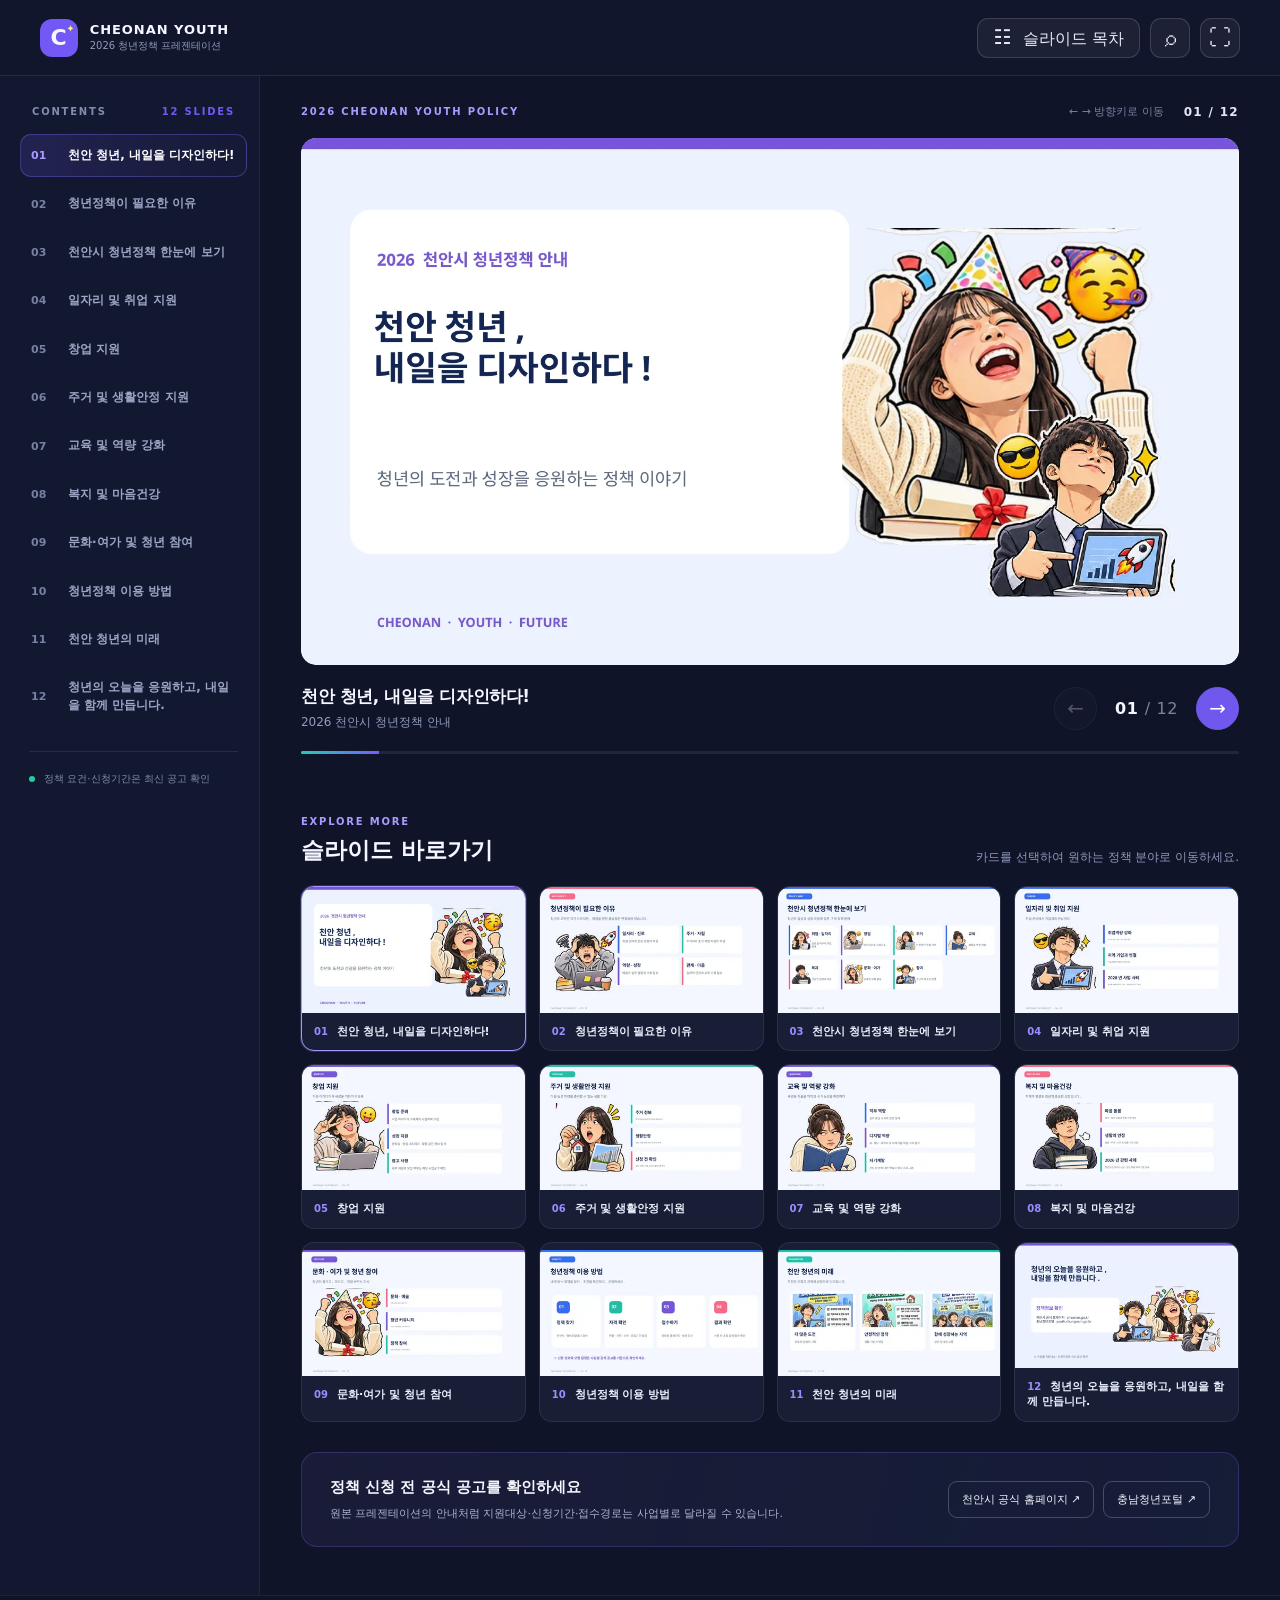
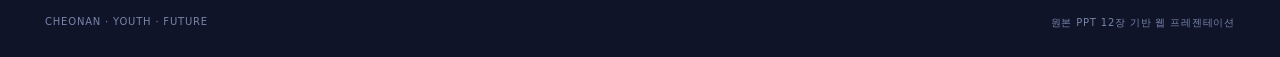
<file: 3.html>
<!doctype html>
<html lang="ko"><head><meta charset="utf-8"><meta name="viewport" content="width=device-width, initial-scale=1, viewport-fit=cover"><meta name="theme-color" content="#0f1429"><meta name="description" content="2026 천안시 청년정책 안내 | 12장 웹 프레젠테이션"><title>천안 청년, 내일을 디자인하다! | 천안시 청년정책</title><link rel="stylesheet" href="styles.css"></head>
<body><div class="app">
<header class="topbar"><a class="brand" href="#slide-1" aria-label="첫 슬라이드로"><span class="brand-mark">C<span>✦</span></span><span class="brand-text"><b>CHEONAN YOUTH</b><small>2026 청년정책 프레젠테이션</small></span></a><div class="top-actions"><button class="nav-trigger" id="menuButton" aria-expanded="false" aria-controls="slideMenu"><span class="hamburger">☷</span> <span>슬라이드 목차</span></button><button id="zoomButton" class="icon-button" title="모바일 확대 보기" aria-label="확대 보기">⌕</button><button id="fullscreenButton" class="icon-button" title="전체 화면" aria-label="전체 화면">⛶</button></div></header>
<div class="layout"><aside class="sidebar" id="slideMenu" aria-label="슬라이드 목차"><div class="sidebar-head"><span>CONTENTS</span><span class="slide-count">12 SLIDES</span></div><div id="slideList" class="slide-list"></div><div class="sidebar-footer"><span class="status-dot"></span> 정책 요건·신청기간은 최신 공고 확인</div></aside>
<main class="main"><div class="presentation-meta"><div class="eyebrow" id="eyebrow">2026 CHEONAN YOUTH POLICY</div><div class="meta-right"><span class="keyboard-hint">← → 방향키로 이동</span><span id="counter" aria-live="polite">01 / 12</span></div></div>
<div class="stage-outer" id="stageOuter"><div class="stage" id="stage" tabindex="0" aria-label="프레젠테이션 슬라이드"><div id="slideLayers" class="slide-layers"></div><div id="tapZones" class="tap-zones"><button class="tap-zone left" data-step="-1" aria-label="이전 슬라이드"></button><button class="tap-zone right" data-step="1" aria-label="다음 슬라이드"></button></div><div class="slide-badge" id="slideBadge">01 — INTRO</div></div></div>
<div class="controls"><div class="control-left"><span class="section-label" id="sectionLabel">천안 청년, 내일을 디자인하다!</span><span class="section-sub" id="sectionSub">2026 천안시 청년정책 안내</span></div><div class="control-right"><button class="circle" id="prevButton" aria-label="이전 슬라이드">←</button><span id="pageText" class="page-text">01 <span>/ 12</span></span><button class="circle primary" id="nextButton" aria-label="다음 슬라이드">→</button></div></div>
<div class="progress" role="progressbar" aria-label="슬라이드 진행률" aria-valuemin="1" aria-valuemax="12" aria-valuenow="1"><div id="progressFill"></div></div>
<section class="below" aria-label="추가 정보"><div class="below-head"><div><div class="eyebrow">EXPLORE MORE</div><h2>슬라이드 바로가기</h2></div><p>카드를 선택하여 원하는 정책 분야로 이동하세요.</p></div><div class="quick-grid" id="quickGrid"></div><div class="link-panel"><div><strong>정책 신청 전 공식 공고를 확인하세요</strong><p>원본 프레젠테이션의 안내처럼 지원대상·신청기간·접수경로는 사업별로 달라질 수 있습니다.</p></div><div class="external-links"><a href="https://www.cheonan.go.kr/" target="_blank" rel="noopener noreferrer">천안시 공식 홈페이지 ↗</a><a href="https://youth.chungnam.go.kr/web/main/main" target="_blank" rel="noopener noreferrer">충남청년포털 ↗</a></div></div></section>
</main></div><footer class="footer">CHEONAN · YOUTH · FUTURE <span>원본 PPT 12장 기반 웹 프레젠테이션</span></footer>
</div><div id="srAnnounce" class="sr-only" aria-live="polite" aria-atomic="true"></div><script src="app.js" defer></script></body></html>
</file>
<file: styles.css>
*{box-sizing:border-box}html{scroll-behavior:smooth}body{margin:0;background:#0f1429;color:#f5f6ff;font-family:Pretendard,"Noto Sans KR","Apple SD Gothic Neo","Malgun Gothic",system-ui,sans-serif}button,a{-webkit-tap-highlight-color:transparent}button{font:inherit;cursor:pointer}a{color:inherit;text-decoration:none}.app{max-width:1800px;margin:auto;min-height:100vh}.topbar{height:76px;padding:0 clamp(18px,3.1vw,48px);border-bottom:1px solid #ffffff16;display:flex;align-items:center;justify-content:space-between;background:#11162c;position:sticky;top:0;z-index:100;backdrop-filter:blur(16px)}.brand{display:flex;align-items:center;gap:12px}.brand-mark{display:grid;place-items:center;background:#7258f4;width:38px;height:38px;border-radius:12px;font-size:22px;font-weight:900;position:relative}.brand-mark span{font-size:10px;position:absolute;right:3px;top:4px;color:#ffee8b}.brand-text{display:flex;flex-direction:column;gap:2px;letter-spacing:.06em}.brand-text b{font-size:13px}.brand-text small{font-size:10px;color:#929bb6;letter-spacing:0}.top-actions{display:flex;align-items:center;gap:10px}.nav-trigger,.icon-button{border:1px solid #ffffff24;background:#ffffff0d;color:#e8eaf8;border-radius:11px;height:40px;padding:0 15px}.nav-trigger:hover,.icon-button:hover{background:#ffffff1b}.icon-button{width:40px;padding:0;font-size:22px}.hamburger{font-size:20px;margin-right:7px}.layout{display:grid;grid-template-columns:260px minmax(0,1fr);min-height:calc(100vh - 120px)}.sidebar{background:#12182f;border-right:1px solid #ffffff11;padding:30px 12px 20px 20px}.sidebar-head{display:flex;align-items:center;justify-content:space-between;padding:0 12px 17px;font-size:10px;font-weight:800;letter-spacing:.18em;color:#828cae}.slide-count{color:#7258f4}.slide-list{display:grid;gap:5px}.slide-item{width:100%;border:1px solid transparent;color:#9ca5c5;background:none;border-radius:11px;text-align:left;display:flex;align-items:center;gap:12px;padding:12px 10px;transition:.22s}.slide-item:hover{background:#ffffff0b;color:white}.slide-item.active{border-color:#826dff55;background:linear-gradient(90deg,#7258f42d,#7258f408);color:white}.slide-item .number{font-size:11px;color:#7881a4;font-weight:800;min-width:25px}.slide-item.active .number{color:#a89bff}.slide-item .item-label{font-size:12px;font-weight:650;line-height:1.45}.sidebar-footer{margin:24px 9px 0;padding-top:18px;border-top:1px solid #ffffff16;color:#818ba9;font-size:10px;line-height:1.8}.status-dot{display:inline-block;border-radius:50%;width:6px;height:6px;margin-right:6px;background:#24cba1}.main{padding:28px clamp(18px,3.2vw,52px) 48px;min-width:0}.presentation-meta{display:flex;justify-content:space-between;align-items:center;margin-bottom:19px;gap:10px}.eyebrow{font-weight:800;font-size:10px;letter-spacing:.18em;color:#a99bff}.meta-right{display:flex;align-items:center;gap:20px;font-size:12px;color:#a5afcc}.meta-right #counter{color:#e4e6f5;font-weight:800;letter-spacing:.11em}.keyboard-hint{font-size:11px;color:#7782a3}.stage-outer{width:100%;overflow:hidden;border-radius:15px}.stage{position:relative;aspect-ratio:1601/900;background:#eaf0ff;border-radius:15px;overflow:hidden;box-shadow:0 18px 70px #0005;outline-offset:4px;isolation:isolate}.slide-layers{position:absolute;inset:0}.slide-layer{position:absolute;inset:0;width:100%;height:100%;object-fit:fill;opacity:0;transform:scale(1.026) translateY(6px);transition:opacity .54s cubic-bezier(.2,.8,.2,1),transform .85s cubic-bezier(.2,.8,.2,1);pointer-events:none}.slide-layer.current{opacity:1;transform:scale(1) translateY(0)}@media(prefers-reduced-motion:reduce){*,*:before,*:after{animation:none!important;transition:none!important;scroll-behavior:auto!important}}.tap-zones{position:absolute;inset:0;display:flex;pointer-events:none}.tap-zone{flex:1;opacity:0;border:none;background:transparent;pointer-events:auto;cursor:default}.tap-zone.left{cursor:w-resize}.tap-zone.right{cursor:e-resize}.slide-badge{position:absolute;bottom:12px;right:15px;font-size:9px;letter-spacing:.15em;background:#0b123cbd;border:1px solid #ffffff33;color:#fff;border-radius:99px;padding:8px 12px;pointer-events:none;opacity:0;transition:opacity .25s}.stage:hover .slide-badge,.stage:focus-within .slide-badge{opacity:1}.controls{display:flex;justify-content:space-between;align-items:center;margin-top:20px;gap:14px}.control-left{display:flex;flex-direction:column;gap:6px;min-width:0}.section-label{font-size:17px;font-weight:800;letter-spacing:-.025em}.section-sub{font-size:12px;color:#929dbd;white-space:nowrap;overflow:hidden;text-overflow:ellipsis}.control-right{display:flex;align-items:center;gap:12px;flex-shrink:0}.circle{height:43px;width:43px;border-radius:50%;border:1px solid #ffffff2b;background:#ffffff0c;color:white;font-size:20px;transition:.2s}.circle:hover:not(:disabled){transform:translateY(-2px);background:#ffffff25}.circle:disabled{opacity:.28;cursor:not-allowed}.circle.primary{background:#7058ef;border-color:#7058ef}.circle.primary:hover{background:#846ffb}.page-text{font-weight:900;letter-spacing:.04em;min-width:75px;text-align:center}.page-text span{color:#7783a3;font-weight:500}.progress{height:3px;background:#ffffff13;border-radius:4px;margin-top:20px;overflow:hidden}.progress>div{height:100%;background:linear-gradient(90deg,#22ceb1,#745cff);width:8.333%;transition:width .5s}.below{margin-top:62px}.below-head{display:flex;align-items:end;justify-content:space-between;gap:12px;margin-bottom:20px}.below-head h2{font-size:23px;margin:8px 0 0}.below-head p{font-size:12px;color:#8d99bb;margin:0}.quick-grid{display:grid;grid-template-columns:repeat(4,minmax(0,1fr));gap:13px}.quick-card{border:1px solid #ffffff15;border-radius:13px;overflow:hidden;background:#171e36;color:#eceffd;text-align:left;padding:0;transition:transform .25s,border-color .25s}.quick-card:hover{transform:translateY(-5px);border-color:#8d79ff}.quick-card.active{border-color:#a696ff;box-shadow:0 0 0 1px #a696ff33}.quick-card img{width:100%;aspect-ratio:16/9;object-fit:cover;display:block}.quick-card span{display:block;padding:11px 12px;font-size:11px;font-weight:700;line-height:1.4}.quick-card em{font-style:normal;font-size:10px;color:#9c8cff;margin-right:9px}.link-panel{margin-top:30px;border-radius:16px;border:1px solid #7665ec45;background:linear-gradient(105deg,#3c36683d,#202a4c65);display:flex;align-items:center;justify-content:space-between;gap:24px;padding:24px 28px}.link-panel strong{font-size:15px}.link-panel p{margin:8px 0 0;font-size:11px;line-height:1.6;color:#aab4cf}.external-links{display:flex;flex-wrap:wrap;gap:9px}.external-links a{font-size:11px;white-space:nowrap;border:1px solid #ffffff36;border-radius:9px;padding:10px 13px;transition:.2s}.external-links a:hover{background:#ffffff16}.footer{border-top:1px solid #ffffff10;padding:20px 45px 26px;display:flex;justify-content:space-between;font-size:10px;color:#7884aa;letter-spacing:.08em}.sr-only{position:absolute;width:1px;height:1px;overflow:hidden;clip:rect(0,0,0,0);white-space:nowrap}@media(max-width:1150px){.layout{grid-template-columns:220px minmax(0,1fr)}.sidebar{padding-left:10px}.main{padding:25px 25px 40px}.quick-grid{grid-template-columns:repeat(3,minmax(0,1fr))}}@media(max-width:850px){.layout{display:block}.sidebar{position:fixed;z-index:90;top:76px;bottom:0;left:0;width:min(340px,85vw);overflow:auto;transform:translateX(-110%);box-shadow:10px 0 35px #0004;transition:transform .3s;border-right-color:#ffffff29}.sidebar.open{transform:translateX(0)}.main{padding:20px 18px 40px}.quick-grid{grid-template-columns:repeat(3,minmax(0,1fr))}.keyboard-hint{display:none}.below{margin-top:42px}}@media(max-width:560px){.topbar{height:66px;padding:0 15px}.brand-mark{width:34px;height:34px}.brand-text b{font-size:11px}.brand-text small{font-size:9px}.nav-trigger{width:40px;padding:0}.nav-trigger span:last-child{display:none}.hamburger{margin-right:0}.sidebar{top:66px}.main{padding:18px 12px 28px}.eyebrow{font-size:9px}.stage-outer,.stage{border-radius:8px}.slide-badge{display:none}.control-left{gap:5px}.section-label{font-size:14px}.section-sub{font-size:10px}.control-right{gap:6px}.circle{width:34px;height:34px;font-size:17px}.page-text{min-width:55px;font-size:12px}.controls{margin-top:15px}.below-head{align-items:start;flex-direction:column}.below-head h2{font-size:20px}.quick-grid{grid-template-columns:repeat(2,minmax(0,1fr));gap:9px}.quick-card span{font-size:10px;padding:9px}.link-panel{padding:18px;flex-direction:column;align-items:start}.external-links a{font-size:10px}.footer{padding:18px 15px;gap:8px;flex-wrap:wrap}.stage-outer.zoomed{overflow-x:auto;touch-action:pan-x}.stage-outer.zoomed .stage{width:960px;max-width:none}.stage-outer.zoomed .tap-zones{display:none}}
</file>
